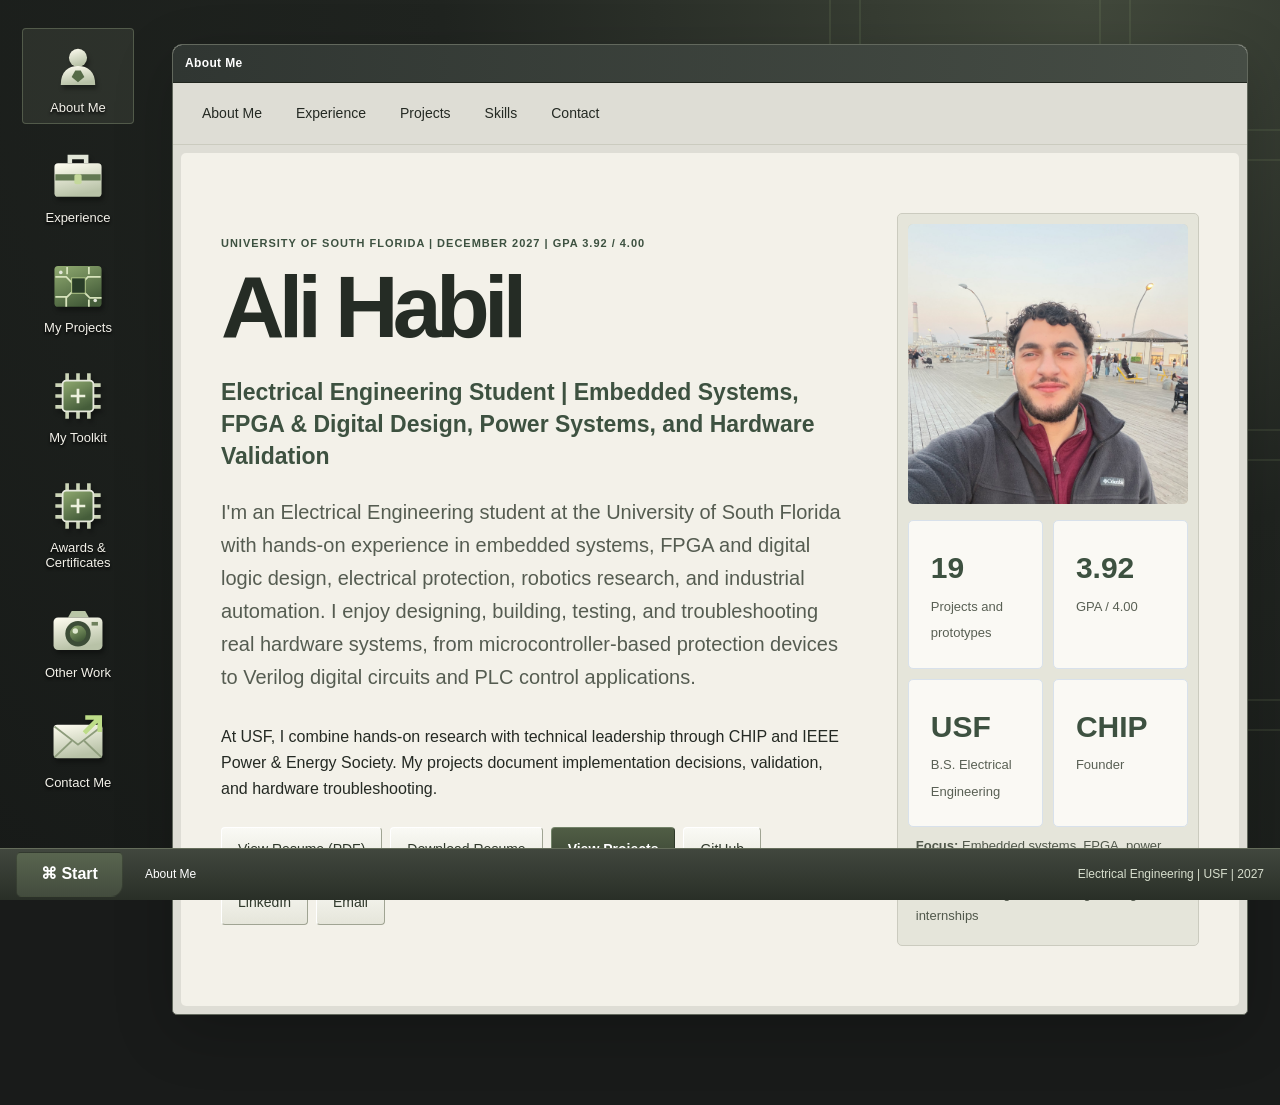
<file: index.html>
<!DOCTYPE html>
<html lang="en">
<head>
  <meta charset="UTF-8" />
  <meta name="viewport" content="width=device-width, initial-scale=1.0" />
  <title>Ali Habil | Electrical Engineering Portfolio</title>
  <meta name="description" content="Ali Habil: embedded systems, FPGA, power systems, controls, robotics, and hardware validation at USF." />
<meta property="og:title" content="Ali Habil | Electrical Engineering Portfolio" /><meta property="og:description" content="Embedded systems, FPGA, power systems, controls, and robotics." /><meta property="og:type" content="website" /><meta property="og:url" content="https://alihabil365.github.io/portfolio/" /><meta property="og:image" content="https://alihabil365.github.io/portfolio/assets/images/ali-habil-profile.jpeg" />
  <meta http-equiv="Content-Security-Policy" content="default-src 'self'; script-src 'self'; style-src 'self'; img-src 'self'; connect-src 'self'; object-src 'none'; base-uri 'none'; form-action 'none'" />
  <meta name="referrer" content="strict-origin-when-cross-origin" />
  <link rel="icon" href="assets/images/ali-calligraphy-mark.svg" type="image/svg+xml" />
  <link rel="stylesheet" href="styles.css?v=tank-update-1" />
  <link rel="stylesheet" href="modern.css?v=tank-update-1" />
  <link rel="stylesheet" href="desktop.css?v=about-resume-2" />
</head>
<body>
  <a class="skip-link" href="#projects">Skip to projects</a>
  <div class="desktop-bg">
    <main id="main-content">
      <section id="about" class="shell-window section-window">
        <div class="title-bar"><span>About Me</span></div>
      <nav class="menu-bar" aria-label="Main navigation">
        <a href="#about">About Me</a>
        <a href="#experience">Experience</a>
        <a href="#projects">Projects</a>
        <a href="#skills">Skills</a>
        <a href="#contact">Contact</a>
      </nav>
      <div class="hero content-panel">
        <div class="hero-copy">
          <p class="eyebrow">University of South Florida | December 2027 | GPA 3.92 / 4.00</p>
          <h1>Ali Habil</h1>
          <p class="hero-subtitle">Electrical Engineering Student | Embedded Systems, FPGA &amp; Digital Design, Power Systems, and Hardware Validation</p>
          <p class="lead">I'm an Electrical Engineering student at the University of South Florida with hands-on experience in embedded systems, FPGA and digital logic design, electrical protection, robotics research, and industrial automation. I enjoy designing, building, testing, and troubleshooting real hardware systems, from microcontroller-based protection devices to Verilog digital circuits and PLC control applications.</p>
          <p>At USF, I combine hands-on research with technical leadership through CHIP and IEEE Power &amp; Energy Society. My projects document implementation decisions, validation, and hardware troubleshooting.</p>
          <div class="hero-actions">
            <a class="xp-button" href="assets/docs/Habil_Ali_Resume.pdf" target="_blank" rel="noopener noreferrer">View Resume (PDF)</a>
            <a class="xp-button" href="assets/docs/Habil_Ali_Resume.pdf" download>Download Resume</a>
            <a class="xp-button primary" href="#projects">View Projects</a>
            <a class="xp-button" href="https://github.com/alihabil365" target="_blank" rel="noreferrer">GitHub</a>
            <a class="xp-button" href="https://www.linkedin.com/in/ali-iyad-8a12bb176/" target="_blank" rel="noreferrer">LinkedIn</a>
            <a class="xp-button" href="mailto:alihabil2005@gmail.com">Email</a>
          </div>
        </div>
        <div class="hero-card">
          <img class="profile-photo" src="./assets/images/ali-habil-profile.jpeg" alt="Ali Habil portrait" />
          <div class="stats-grid">
            <div class="stat-tile"><strong>18</strong><span>Projects and prototypes</span></div>
            <div class="stat-tile"><strong>3.92</strong><span>GPA / 4.00</span></div>
            <div class="stat-tile"><strong>USF</strong><span>B.S. Electrical Engineering</span></div>
            <div class="stat-tile"><strong>CHIP</strong><span>Founder</span></div>
          </div>

          <div class="quick-info">
            <div><b>Focus:</b> Embedded systems, FPGA, power systems, and hardware validation</div>
            <div><b>Status:</b> Seeking electrical engineering internships</div>
          </div>
        </div>
      </div>
      </section>

      <section id="experience" class="shell-window section-window">
        <div class="title-bar"><span>Experience</span></div>
        <div class="content-panel">
          <h2>Experience</h2>
          <div class="experience-grid"><article class="experience-card"><div class="experience-slider" data-slider="rare-lab" aria-label="RARE Lab photos">
                <div class="experience-slide-frame">
                  <img class="experience-slide rare-lab-logo-slide" src="assets/images/rare-lab-logo.png" alt="RARE Lab logo" />
                  <img class="experience-slide is-active" src="assets/images/rare-robot-front.jpg" alt="Blue 3D-printed RARE Lab robot torso and articulated arms, front view" loading="lazy" />
                  <img class="experience-slide" src="assets/images/rare-robot-detail.jpg" alt="RARE Lab robot prototype with articulated arms and visible servo joints" loading="lazy" />
                  <img class="experience-slide" src="assets/images/rare-lab-hardware.jpg" alt="RARE Lab robotic hardware prototype on a workbench" />
                </div>
                <div class="experience-slider-controls">
                  <button class="slider-button" type="button" data-slider-prev aria-label="Previous RARE Lab photo">&lt;</button>
                  <div class="slider-dots" aria-label="RARE Lab photo selection">
                    <button class="slider-dot" type="button" data-slider-dot="0" aria-label="Show RARE Lab logo"></button>
                    <button class="slider-dot" type="button" data-slider-dot="1" aria-label="Show robot front view"></button>
                  <button class="slider-dot" type="button" data-slider-dot="2" aria-label="Show robot detail view"></button>
                    <button class="slider-dot" type="button" data-slider-dot="3" aria-label="Show hardware workbench"></button>
                  </div>
                  <button class="slider-button" type="button" data-slider-next aria-label="Next RARE Lab photo">&gt;</button>
                </div>
              </div>
<h3>Undergraduate Research Assistant</h3><p class="role-meta">RARE Lab — University of South Florida</p><p class="experience-date">May 2026 – Present</p><ul><li>Integrate and test embedded hardware, sensors, actuators, and robotic prototypes.</li><li>Troubleshoot electrical and electromechanical systems using component-level testing, wiring inspection, and firmware debugging.</li><li>Document prototype configurations, troubleshooting results, and design iterations.</li><li>Support robotic hardware development through Fusion 360 modeling and 3D-printed prototype components.</li></ul></article><article class="experience-card"><h3>President &amp; Founder</h3><p class="role-meta">CHIP — Computer Hardware &amp; Integrated Processors, University of South Florida</p><p class="experience-date">August 2025 – Present</p><ul><li>Founded and lead a student engineering organization focused on computer hardware, digital logic, embedded systems, and processor fundamentals.</li><li>Develop hands-on technical workshops introducing students to electronic circuits, hardware prototyping, and digital design.</li><li>Coordinate student leadership, project planning, recruitment, and technical activities.</li></ul></article><article class="experience-card"><h3>Vice Chair</h3><p class="role-meta">IEEE Power &amp; Energy Society — University of South Florida</p><p class="experience-date">2026 – Present</p><ul><li>Support technical projects and engineering outreach focused on electrical power and energy systems.</li><li>Help develop an interactive smart-grid educational demonstration for K–8 students.</li><li>Incorporate generator switching, power distribution, and protection concepts into a hands-on science-fair experience currently in development.</li></ul></article><article class="experience-card"><h3>Frontend Developer Intern</h3><p class="role-meta">DataDripper</p><p class="experience-date">July 2024 – December 2024</p><ul><li>Developed interactive technical dashboards using JavaScript, Python, Plotly, and Chart.js.</li><li>Performed debugging, validation testing, and software reviews, contributing to a reported 40% reduction in software bugs.</li><li>Collaborated with multidisciplinary teams to implement and validate application improvements.</li></ul></article><article class="experience-card"><h3>Resident Assistant</h3><p class="role-meta">USF Housing &amp; Residential Education</p><p class="experience-date">August 2025 – Present</p><ul><li>Support a residential community of over 400 students.</li><li>Coordinate student engagement, conflict resolution, and university communication.</li></ul></article></div>
        </div>
      </section>

      <section id="projects" class="shell-window section-window">
        <div class="title-bar"><span>Projects</span></div>
        <div class="content-panel">
          <div class="section-heading-row">
            <div>
              <h2>Projects by Category</h2>
              <p class="muted">Select a project card to see its implementation, engineering decisions, and current status.</p>
            </div>
          </div>
          <label for="projectSearch">Search projects</label><input id="projectSearch" type="search" placeholder="Search projects or technologies" autocomplete="off">
          <div class="category-tabs" id="categoryTabs" role="group" aria-label="Filter projects by category"></div>
          <div id="projectSections" class="project-sections"></div>
        </div>
      </section>

      <section id="skills" class="shell-window section-window">
        <div class="title-bar"><span>Skills</span></div>
        <div class="content-panel">
          <h2>Skills</h2>
          <div class="skills-grid"><article class="folder-card"><h3>Digital Design / FPGA</h3><p>Verilog, SystemVerilog, Vivado, Artix-7 FPGA, Digital Logic, RTL Simulation, Verilator</p></article><article class="folder-card"><h3>Embedded Systems</h3><p>C/C++, ESP32, Arduino, Particle Argon, MSP430, I2C, UART, Sensor Integration, Relays, Microcontrollers</p></article><article class="folder-card"><h3>Circuit Design / Test</h3><p>KiCad, EasyEDA, LTspice, PSpice, Schematic Capture, PCB Layout, Multimeter, Oscilloscope, Logic Analyzer, Hardware Debugging, Soldering</p></article><article class="folder-card"><h3>Controls / Automation</h3><p>PLC Programming, HMI Development, MATLAB, Control Systems</p></article><article class="folder-card"><h3>Programming / Engineering Tools</h3><p>Python, Git/GitHub, Linux, Fusion 360, 3D Printing, JavaScript</p></article><article class="folder-card"><h3>Additional Software Tools</h3><p>TypeScript, HTML/CSS, Next.js, Flask, Node.js, Tailwind CSS, Firebase, Supabase, Stripe, Plotly, Chart.js</p></article></div>
        </div>
      </section>

      <section id="awards" class="shell-window section-window">
        <div class="title-bar"><span>Awards &amp; Certificates</span></div>
        <div class="content-panel">
          <h2>Awards &amp; Certificates</h2>
          <h3>Awards</h3>
          <div class="skills-grid">
            <article class="folder-card"><h4>HackaBull 2025 — Best Theme Implementation</h4><p>Recognized for Bartr, a barter-based marketplace web application.</p><a class="xp-button" href="#project=bartr-barter-based-web-app">Explore Bartr</a></article>
            <article class="folder-card"><h4>HackaBull 2026 — Tech for Good Award</h4><p>Recognized for SPECTER-AI, an embedded wearable cybersecurity alert system.</p><a class="xp-button" href="#project=specter-ai-wearable-cybersecurity-alert-system">Explore SPECTER-AI</a></article>
          </div>
          <h3 class="certificates-heading">Certificates</h3>
          <div class="skills-grid">
<article class="folder-card credential-card"><h4>UR2PhD Undergraduate Research Training Course Participant</h4><p>Computing Research Association<br>Issued Aug 2026</p><p class="credential-id">Credential ID: 06924758915623</p><a class="xp-button" href="https://verified.sertifier.com/en/verify/06924758915623/" target="_blank" rel="noreferrer" aria-label="Show credential: UR2PhD Undergraduate Research Training Course Participant">Show credential</a></article>
<article class="folder-card credential-card"><h4>Attract and Engage Customers with Digital Marketing</h4><p>Google<br>Issued Aug 2023</p><p class="credential-id">Credential ID: PGDA2LV63JWG</p><a class="xp-button" href="https://www.coursera.org/account/accomplishments/records/PGDA2LV63JWG" target="_blank" rel="noreferrer" aria-label="Show credential: Attract and Engage Customers with Digital Marketing">Show credential</a></article>
<article class="folder-card credential-card"><h4>Foundations of Digital Marketing and E-commerce</h4><p>Google<br>Issued Aug 2023</p><p class="credential-id">Credential ID: GPVNSFNETQVH</p></article>
          </div>
        </div>
      </section>
<section id="beyond-work" class="shell-window section-window">
        <div class="title-bar"><span>Other Work</span></div>
        <div class="content-panel">
          <h2>Other Work</h2>
          <div class="skills-grid">
            <article class="folder-card">
              <h3>Community / Marketing Notes</h3>
              <p>I also have Google digital marketing certifications and some experience helping with small business web work.</p>
              <a class="xp-button" href="https://jbs-wood-llc.com" target="_blank" rel="noreferrer">JBS Wood LLC</a>
              <a class="xp-button" href="https://www.linkedin.com/in/ali-iyad-8a12bb176/" target="_blank" rel="noreferrer">LinkedIn Credentials</a>
            </article>
            <article class="folder-card">
              <h3>Photography</h3>
              <p>Personal photography gallery and visual work.</p>
              <a class="xp-button" href="https://vsco.co/alihabil/gallery" target="_blank" rel="noreferrer">VSCO Gallery</a>
            </article>
          </div>
        </div>
      </section>

      <section id="contact" class="shell-window section-window">
        <div class="title-bar"><span>Contact</span></div>
        <div class="content-panel contact-panel">
          <div>
            <h2>Contact</h2>
            <p>I'm open to embedded systems, FPGA / digital design, power systems, controls, robotics, and hardware validation internships.</p>
          </div>
          <div class="contact-links">
            <a class="xp-button" href="mailto:alihabil2005@gmail.com">alihabil2005@gmail.com</a>
            <a class="xp-button" href="https://github.com/alihabil365" target="_blank" rel="noreferrer">github.com/alihabil365</a>
            <a class="xp-button" href="https://www.linkedin.com/in/ali-iyad-8a12bb176/" target="_blank" rel="noreferrer">LinkedIn</a>
          </div>
        </div>
      </section>
    </main>

    <footer class="taskbar">
      <a href="#top" class="start-button">Start</a>
      <span class="task-pill">Ali Habil Portfolio</span>
      <span class="task-clock">Electrical Engineering | USF | 2027</span>
    </footer>
  </div>

  <div class="modal-backdrop" id="modalBackdrop" aria-hidden="true">
    <div class="shell-window modal-window" role="dialog" aria-modal="true" aria-labelledby="modalTitle">
      <div class="title-bar">
        <span id="modalWindowTitle">Project Details</span>
        <button class="close-button" id="modalClose" aria-label="Close project details">x</button>
      </div>
      <div class="modal-body content-panel">
        <div class="modal-image" id="modalImage" hidden></div>
        <div>
          <p class="eyebrow" id="modalCategory"></p>
          <h2 id="modalTitle"></h2>
          <p class="role-meta" id="modalSubtitle"></p>
          <p id="modalOverview"></p>
          <div id="modalDetailContent"></div>
          <h3>Tech Stack</h3>
          <div class="tag-row" id="modalTech"></div>
          <h3 id="modalLinksHeading">Links</h3>
          <div class="modal-links" id="modalLinks"></div>
        </div>
      </div>
    </div>
  </div>

  <script src="script.js?v=tank-update-1"></script>
  <script src="desktop.js?v=about-resume-2"></script>
</body>
</html>
</file>
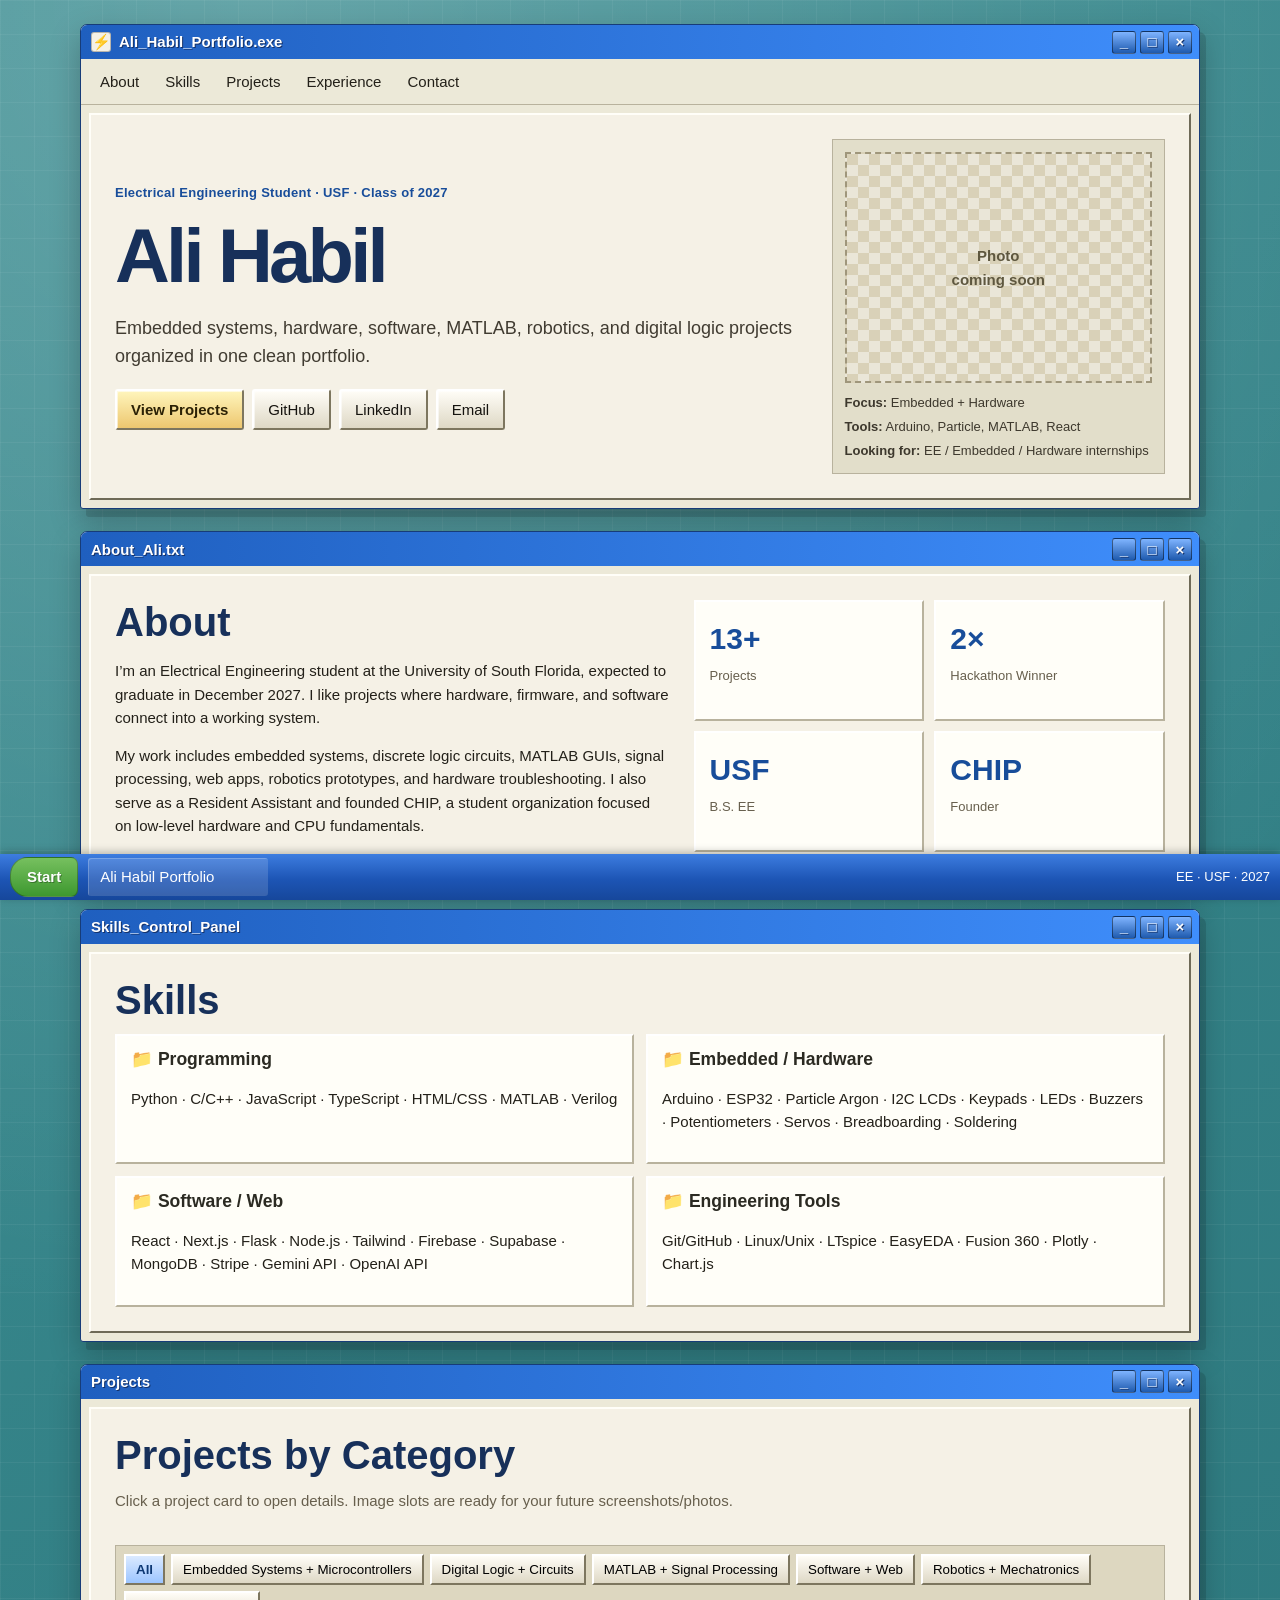
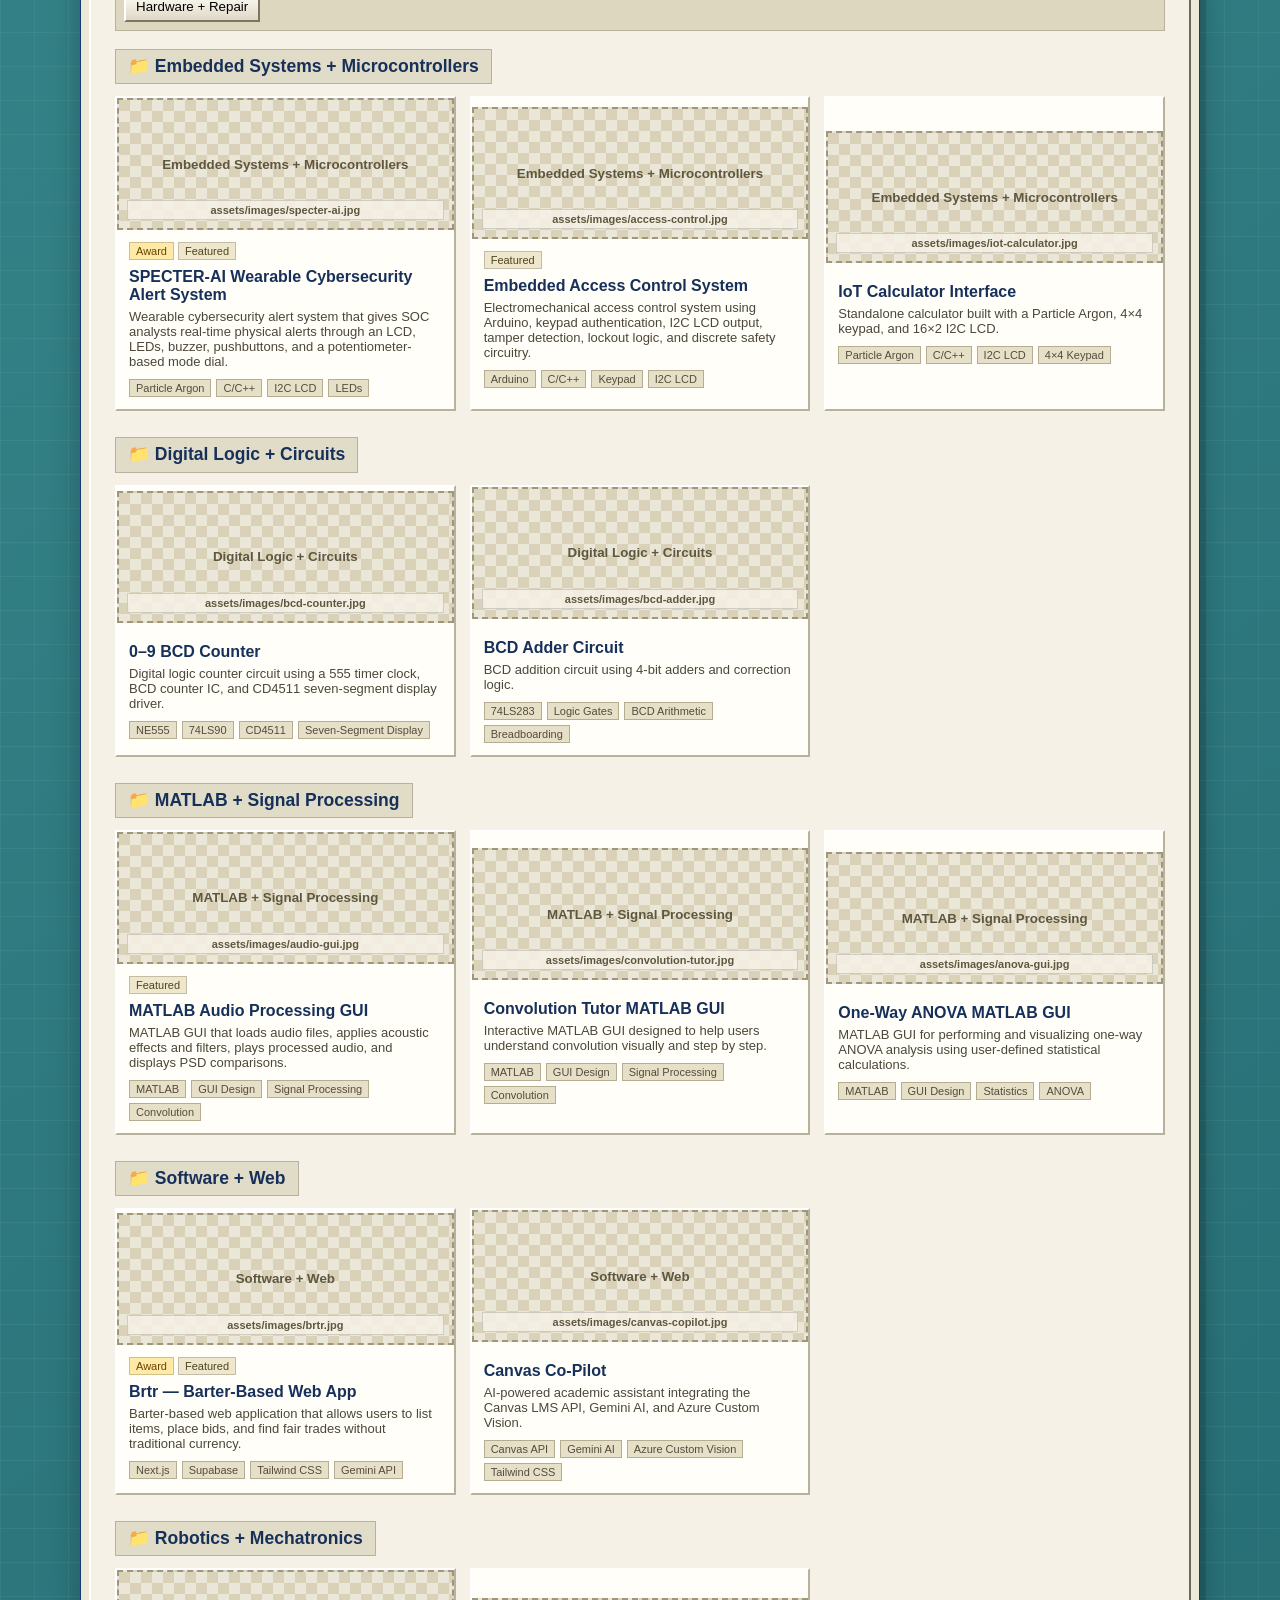
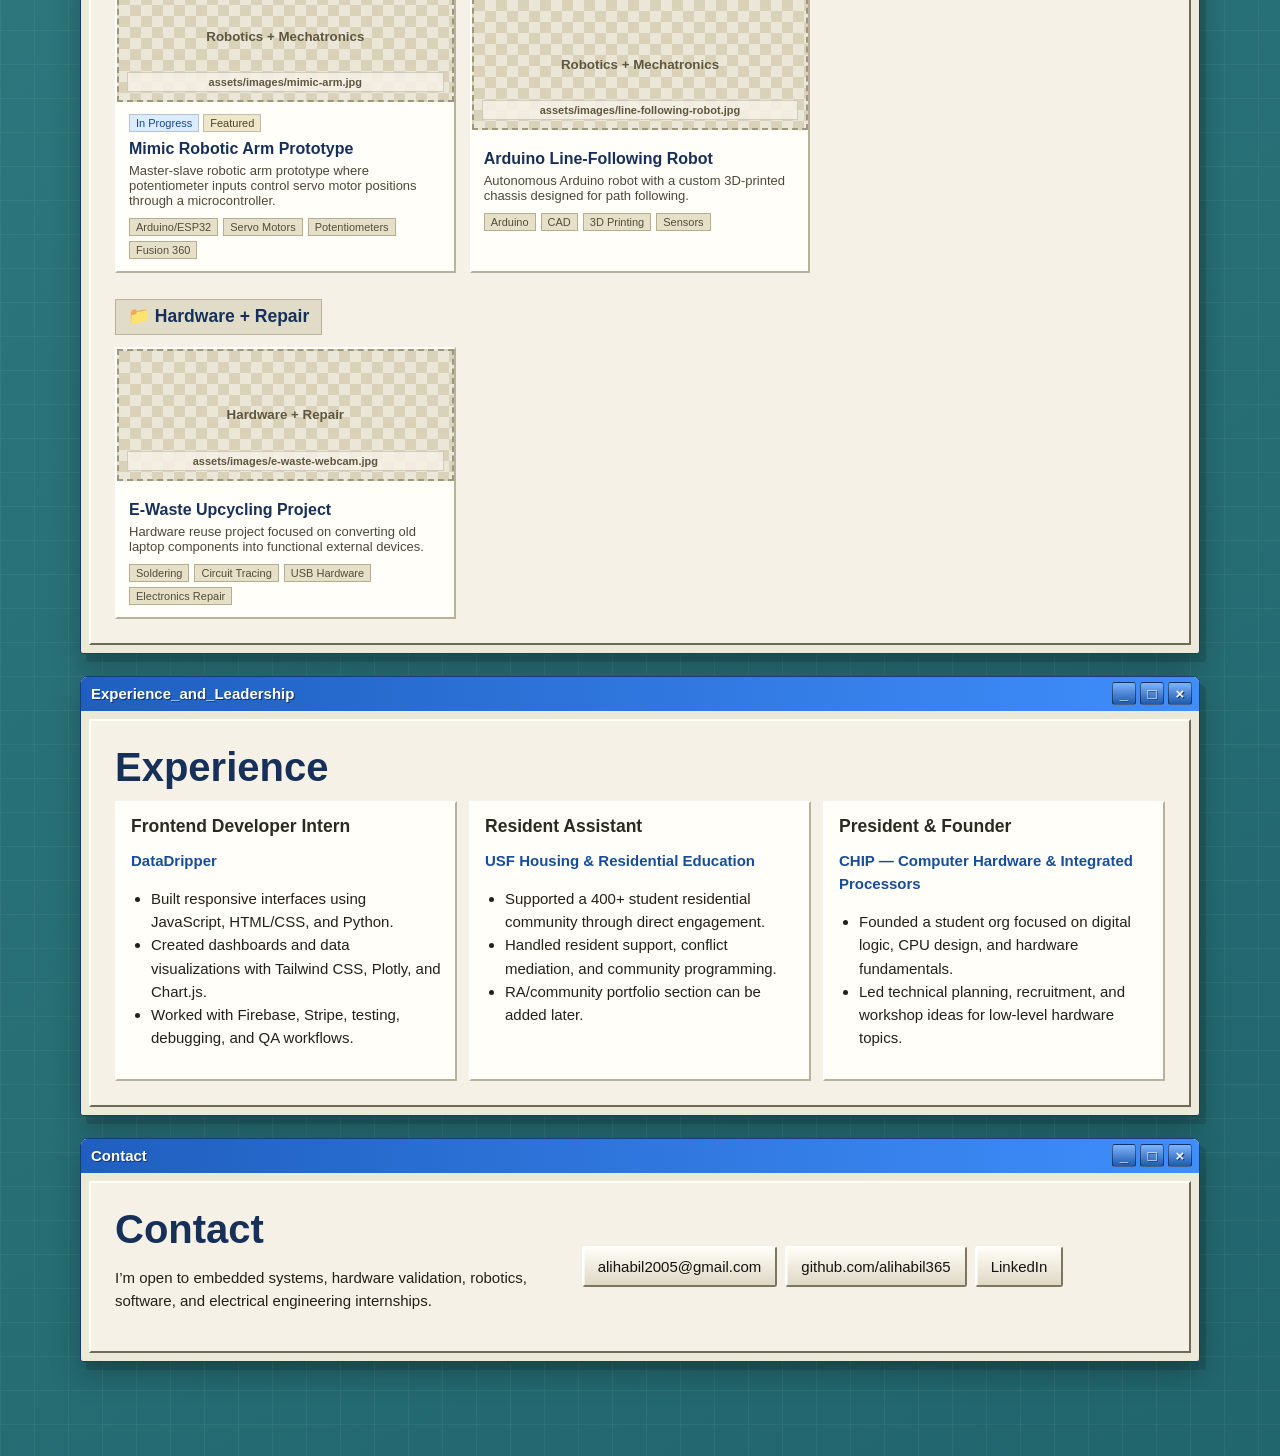
<file: ali-habil-xp-portfolio/index.html>
<!DOCTYPE html>
<html lang="en">
<head>
  <meta charset="UTF-8" />
  <meta name="viewport" content="width=device-width, initial-scale=1.0" />
  <title>Ali Habil — Electrical Engineering Portfolio</title>
  <meta name="description" content="Ali Habil electrical engineering portfolio: embedded systems, hardware, digital logic, MATLAB, software, robotics, and leadership." />
  <link rel="stylesheet" href="styles.css" />
</head>
<body>
  <div class="desktop-bg">
    <header class="top-window shell-window">
      <div class="title-bar">
        <div class="title-left">
          <span class="window-icon">⚡</span>
          <span>Ali_Habil_Portfolio.exe</span>
        </div>
        <div class="window-controls" aria-hidden="true">
          <span>_</span><span>□</span><span>×</span>
        </div>
      </div>
      <nav class="menu-bar" aria-label="Main navigation">
        <a href="#about">About</a>
        <a href="#skills">Skills</a>
        <a href="#projects">Projects</a>
        <a href="#experience">Experience</a>
        <a href="#contact">Contact</a>
      </nav>
      <section class="hero content-panel" id="top">
        <div class="hero-copy">
          <p class="eyebrow">Electrical Engineering Student · USF · Class of 2027</p>
          <h1>Ali Habil</h1>
          <p class="lead">Embedded systems, hardware, software, MATLAB, robotics, and digital logic projects organized in one clean portfolio.</p>
          <div class="hero-actions">
            <a class="xp-button primary" href="#projects">View Projects</a>
            <a class="xp-button" href="https://github.com/alihabil365" target="_blank" rel="noreferrer">GitHub</a>
            <a class="xp-button" href="https://linkedin.com/in/ali-habil-8a12bb176" target="_blank" rel="noreferrer">LinkedIn</a>
            <a class="xp-button" href="mailto:alihabil2005@gmail.com">Email</a>
          </div>
        </div>
        <div class="hero-card">
          <div class="profile-placeholder image-placeholder" data-label="profile-photo.jpg">
            <span>Photo<br />coming soon</span>
          </div>
          <div class="quick-info">
            <div><b>Focus:</b> Embedded + Hardware</div>
            <div><b>Tools:</b> Arduino, Particle, MATLAB, React</div>
            <div><b>Looking for:</b> EE / Embedded / Hardware internships</div>
          </div>
        </div>
      </section>
    </header>

    <main>
      <section id="about" class="shell-window section-window">
        <div class="title-bar"><span>About_Ali.txt</span><div class="window-controls"><span>_</span><span>□</span><span>×</span></div></div>
        <div class="content-panel two-col">
          <div>
            <h2>About</h2>
            <p>I’m an Electrical Engineering student at the University of South Florida, expected to graduate in December 2027. I like projects where hardware, firmware, and software connect into a working system.</p>
            <p>My work includes embedded systems, discrete logic circuits, MATLAB GUIs, signal processing, web apps, robotics prototypes, and hardware troubleshooting. I also serve as a Resident Assistant and founded CHIP, a student organization focused on low-level hardware and CPU fundamentals.</p>
          </div>
          <div class="stats-grid">
            <div class="stat-tile"><strong>13+</strong><span>Projects</span></div>
            <div class="stat-tile"><strong>2×</strong><span>Hackathon Winner</span></div>
            <div class="stat-tile"><strong>USF</strong><span>B.S. EE</span></div>
            <div class="stat-tile"><strong>CHIP</strong><span>Founder</span></div>
          </div>
        </div>
      </section>

      <section id="skills" class="shell-window section-window">
        <div class="title-bar"><span>Skills_Control_Panel</span><div class="window-controls"><span>_</span><span>□</span><span>×</span></div></div>
        <div class="content-panel">
          <h2>Skills</h2>
          <div class="skills-grid">
            <article class="folder-card"><h3>Programming</h3><p>Python · C/C++ · JavaScript · TypeScript · HTML/CSS · MATLAB · Verilog</p></article>
            <article class="folder-card"><h3>Embedded / Hardware</h3><p>Arduino · ESP32 · Particle Argon · I2C LCDs · Keypads · LEDs · Buzzers · Potentiometers · Servos · Breadboarding · Soldering</p></article>
            <article class="folder-card"><h3>Software / Web</h3><p>React · Next.js · Flask · Node.js · Tailwind · Firebase · Supabase · MongoDB · Stripe · Gemini API · OpenAI API</p></article>
            <article class="folder-card"><h3>Engineering Tools</h3><p>Git/GitHub · Linux/Unix · LTspice · EasyEDA · Fusion 360 · Plotly · Chart.js</p></article>
          </div>
        </div>
      </section>

      <section id="projects" class="shell-window section-window">
        <div class="title-bar"><span>Projects</span><div class="window-controls"><span>_</span><span>□</span><span>×</span></div></div>
        <div class="content-panel">
          <div class="section-heading-row">
            <div>
              <h2>Projects by Category</h2>
              <p class="muted">Click a project card to open details. Image slots are ready for your future screenshots/photos.</p>
            </div>
          </div>
          <div class="category-tabs" id="categoryTabs"></div>
          <div id="projectSections" class="project-sections"></div>
        </div>
      </section>

      <section id="experience" class="shell-window section-window">
        <div class="title-bar"><span>Experience_and_Leadership</span><div class="window-controls"><span>_</span><span>□</span><span>×</span></div></div>
        <div class="content-panel">
          <h2>Experience</h2>
          <div class="experience-grid">
            <article class="experience-card">
              <h3>Frontend Developer Intern</h3>
              <p class="role-meta">DataDripper</p>
              <ul>
                <li>Built responsive interfaces using JavaScript, HTML/CSS, and Python.</li>
                <li>Created dashboards and data visualizations with Tailwind CSS, Plotly, and Chart.js.</li>
                <li>Worked with Firebase, Stripe, testing, debugging, and QA workflows.</li>
              </ul>
            </article>
            <article class="experience-card">
              <h3>Resident Assistant</h3>
              <p class="role-meta">USF Housing & Residential Education</p>
              <ul>
                <li>Supported a 400+ student residential community through direct engagement.</li>
                <li>Handled resident support, conflict mediation, and community programming.</li>
                <li>RA/community portfolio section can be added later.</li>
              </ul>
            </article>
            <article class="experience-card">
              <h3>President & Founder</h3>
              <p class="role-meta">CHIP — Computer Hardware & Integrated Processors</p>
              <ul>
                <li>Founded a student org focused on digital logic, CPU design, and hardware fundamentals.</li>
                <li>Led technical planning, recruitment, and workshop ideas for low-level hardware topics.</li>
              </ul>
            </article>
          </div>
        </div>
      </section>

      <section id="contact" class="shell-window section-window">
        <div class="title-bar"><span>Contact</span><div class="window-controls"><span>_</span><span>□</span><span>×</span></div></div>
        <div class="content-panel contact-panel">
          <div>
            <h2>Contact</h2>
            <p>I’m open to embedded systems, hardware validation, robotics, software, and electrical engineering internships.</p>
          </div>
          <div class="contact-links">
            <a class="xp-button" href="mailto:alihabil2005@gmail.com">alihabil2005@gmail.com</a>
            <a class="xp-button" href="https://github.com/alihabil365" target="_blank" rel="noreferrer">github.com/alihabil365</a>
            <a class="xp-button" href="https://linkedin.com/in/ali-habil-8a12bb176" target="_blank" rel="noreferrer">LinkedIn</a>
          </div>
        </div>
      </section>
    </main>

    <footer class="taskbar">
      <a href="#top" class="start-button">Start</a>
      <span class="task-pill">Ali Habil Portfolio</span>
      <span class="task-clock">EE · USF · 2027</span>
    </footer>
  </div>

  <div class="modal-backdrop" id="modalBackdrop" aria-hidden="true">
    <div class="shell-window modal-window" role="dialog" aria-modal="true" aria-labelledby="modalTitle">
      <div class="title-bar">
        <span id="modalWindowTitle">Project_Details</span>
        <button class="close-button" id="modalClose" aria-label="Close project details">×</button>
      </div>
      <div class="modal-body content-panel">
        <div class="modal-image image-placeholder" id="modalImage"><span>Image placeholder</span></div>
        <div>
          <p class="eyebrow" id="modalCategory"></p>
          <h2 id="modalTitle"></h2>
          <p class="role-meta" id="modalSubtitle"></p>
          <p id="modalOverview"></p>
          <h3>Details</h3>
          <ul id="modalDetails"></ul>
          <h3>Tech Stack</h3>
          <div class="tag-row" id="modalTech"></div>
          <h3>Links</h3>
          <div class="modal-links" id="modalLinks"></div>
        </div>
      </div>
    </div>
  </div>

  <script src="script.js"></script>
</body>
</html>
</file>
<file: styles.css>
:root {
  --desktop: #3b8d91;
  --desktop-dark: #21656d;
  --cream: #f5f1e6;
  --cream-2: #fffaf0;
  --panel: #ece9d8;
  --panel-light: #fffef8;
  --border-dark: #6e6a57;
  --border-mid: #b8b29d;
  --title-1: #1f5fbf;
  --title-2: #3f8efc;
  --start-1: #3d982f;
  --start-2: #76c05f;
  --text: #232019;
  --muted: #675f4d;
  --blue: #184d9a;
  --gold: #c99322;
  --red: #b74435;
  --shadow: rgba(0, 0, 0, 0.25);
  --radius: 7px;
  --font: Tahoma, Verdana, Segoe UI, sans-serif;
}

* { box-sizing: border-box; }
html { scroll-behavior: smooth; }
body {
  margin: 0;
  font-family: var(--font);
  color: var(--text);
  background: var(--desktop-dark);
  min-height: 100vh;
  font-size: 15px;
  line-height: 1.55;
}
a { color: var(--blue); }
.desktop-bg {
  min-height: 100vh;
  padding: 24px 18px 72px;
  overflow: hidden;
  position: relative;
  isolation: isolate;
}
.desktop-bg::before {
  content: "";
  position: fixed;
  inset: -12px;
  background: url("./assets/images/bliss-background.jpg") center / cover no-repeat;
  filter: blur(4px);
  transform: scale(1.03);
  pointer-events: none;
  z-index: 0;
}
.desktop-bg::after {
  content: "";
  position: fixed;
  inset: 0;
  background:
    linear-gradient(rgba(255,255,255,.08) 1px, transparent 1px),
    linear-gradient(90deg, rgba(255,255,255,.08) 1px, transparent 1px),
    rgba(15, 43, 79, .12);
  background-size: 34px 34px, 34px 34px, auto;
  pointer-events: none;
  z-index: 0;
}
.desktop-bg > * {
  position: relative;
  z-index: 1;
}
.shell-window {
  max-width: 1120px;
  margin: 0 auto 22px;
  border: 1px solid #173c78;
  border-radius: var(--radius) var(--radius) 3px 3px;
  background: var(--panel);
  box-shadow: 6px 8px 0 rgba(0,0,0,.13), 0 12px 30px var(--shadow);
  overflow: hidden;
}
.shell-window.is-minimized {
  margin-bottom: 12px;
}
.shell-window.is-minimized > :not(.title-bar) {
  display: none;
}
.shell-window.is-minimized .title-bar {
  cursor: pointer;
}
.title-bar {
  min-height: 34px;
  background: linear-gradient(90deg, var(--title-1), var(--title-2));
  color: white;
  padding: 5px 7px 5px 10px;
  display: flex;
  align-items: center;
  justify-content: space-between;
  font-weight: 700;
  text-shadow: 1px 1px #153269;
}
.title-left { display: flex; align-items: center; gap: 8px; }
.window-icon {
  display: inline-flex;
  width: 20px;
  height: 20px;
  align-items: center;
  justify-content: center;
  background: var(--cream);
  color: var(--blue);
  border: 1px solid rgba(0,0,0,.25);
  border-radius: 3px;
  text-shadow: none;
}
.window-controls { display: flex; gap: 4px; }
.window-controls span,
.close-button {
  min-width: 24px;
  height: 23px;
  display: inline-flex;
  align-items: center;
  justify-content: center;
  border: 1px solid rgba(0,0,0,.45);
  border-radius: 3px;
  color: white;
  background: linear-gradient(#7fb4ff, #1e5aae);
  font-weight: 700;
  font-family: var(--font);
}
.window-controls span {
  cursor: pointer;
  user-select: none;
}
.window-controls span:hover,
.window-controls span:focus {
  filter: brightness(1.12);
  outline: 1px dotted rgba(255,255,255,.75);
  outline-offset: -3px;
}
.window-controls span:active {
  transform: translateY(1px);
}
.close-button {
  background: linear-gradient(#ee9b83, #c74733);
  cursor: pointer;
  font-size: 16px;
}
.menu-bar {
  display: flex;
  flex-wrap: wrap;
  gap: 4px;
  padding: 6px 8px;
  background: var(--panel);
  border-bottom: 1px solid var(--border-mid);
}
.menu-bar a {
  text-decoration: none;
  color: var(--text);
  padding: 4px 10px;
  border: 1px solid transparent;
}
.menu-bar a:hover {
  border-color: var(--border-mid);
  background: var(--cream-2);
}
.content-panel {
  margin: 8px;
  padding: 24px;
  background: var(--cream);
  border: 2px solid;
  border-color: var(--panel-light) var(--border-dark) var(--border-dark) var(--panel-light);
}
.hero {
  display: grid;
  grid-template-columns: 1.35fr .65fr;
  gap: 24px;
  align-items: center;
}
.eyebrow {
  margin: 0 0 10px;
  color: var(--blue);
  font-weight: 700;
  letter-spacing: .02em;
  font-size: 13px;
}
h1, h2, h3 { line-height: 1.1; margin-top: 0; }
h1 {
  font-size: clamp(40px, 7vw, 76px);
  margin-bottom: 12px;
  letter-spacing: 0;
  color: #17305a;
}
h2 { font-size: clamp(26px, 3.5vw, 40px); color: #17305a; margin-bottom: 12px; }
h3 { color: #2b2a22; }
.lead { font-size: 18px; max-width: 720px; color: #403b31; }
.hero-actions, .contact-links, .modal-links { display: flex; flex-wrap: wrap; gap: 8px; }
.xp-button {
  display: inline-flex;
  align-items: center;
  justify-content: center;
  min-height: 34px;
  padding: 7px 14px;
  border: 2px solid;
  border-color: #fff #7d765f #7d765f #fff;
  border-radius: 3px;
  background: linear-gradient(#fffdf7, #ded8c5);
  color: #15130f;
  text-decoration: none;
  box-shadow: inset 1px 1px rgba(255,255,255,.6);
  cursor: pointer;
}
.xp-button:hover { filter: brightness(1.03); }
.xp-button:active { border-color: #7d765f #fff #fff #7d765f; }
.xp-button[aria-disabled="true"] {
  color: #706a59;
  cursor: not-allowed;
  opacity: .68;
  pointer-events: none;
}
.xp-button.primary {
  background: linear-gradient(#fff5bc, #edc76f);
  color: #2b2105;
  font-weight: 700;
}
.hero-card {
  background: #e2deca;
  border: 1px solid var(--border-mid);
  padding: 12px;
}
.profile-photo {
  display: block;
  width: 100%;
  aspect-ratio: 4 / 3;
  margin-bottom: 10px;
  border: 2px solid;
  border-color: #fff var(--border-mid) var(--border-mid) #fff;
  object-fit: cover;
  object-position: center 42%;
  background: #d9d1b8;
}
.quick-info { font-size: 13px; color: #3d382d; display: grid; gap: 4px; }
.two-col { display: grid; grid-template-columns: 1fr .85fr; gap: 24px; }
.stats-grid { display: grid; grid-template-columns: repeat(2, 1fr); gap: 10px; }
.stat-tile, .folder-card, .experience-card {
  background: var(--panel-light);
  border: 2px solid;
  border-color: #fff var(--border-mid) var(--border-mid) #fff;
  padding: 14px;
}
.experience-card {
  min-width: 0;
  overflow: hidden;
}
.stat-tile strong { display: block; font-size: 30px; color: var(--blue); }
.stat-tile span { color: var(--muted); font-size: 13px; }
.skills-grid { display: grid; grid-template-columns: repeat(2, 1fr); gap: 12px; }
.folder-card h3::before { content: ""; }
.muted { color: var(--muted); margin-top: 0; }
.section-heading-row { display: flex; justify-content: space-between; gap: 16px; align-items: end; }
.category-tabs {
  display: flex;
  flex-wrap: wrap;
  gap: 6px;
  margin: 18px 0;
  padding: 8px;
  background: #ddd7c0;
  border: 1px solid var(--border-mid);
}
.tab-button {
  border: 2px solid;
  border-color: #fff #7d765f #7d765f #fff;
  background: linear-gradient(#fffdf7, #ded8c5);
  padding: 6px 10px;
  cursor: pointer;
  font-family: var(--font);
}
.tab-button.active { background: linear-gradient(#dbeaff, #9cc5ff); font-weight: 700; color: #0d3873; }
.tab-button:focus-visible,
.xp-button:focus-visible,
.project-card:focus-visible,
.close-button:focus-visible {
  outline: 2px solid #17305a;
  outline-offset: 2px;
}
.project-sections { display: grid; gap: 26px; }
.project-category h3 {
  display: inline-flex;
  padding: 7px 12px;
  margin-bottom: 12px;
  background: #e1dcc8;
  border: 1px solid var(--border-mid);
  color: #17305a;
}
.project-grid { display: grid; grid-template-columns: repeat(3, 1fr); gap: 14px; }
.project-card {
  background: var(--panel-light);
  border: 2px solid;
  border-color: #fff var(--border-mid) var(--border-mid) #fff;
  cursor: pointer;
  text-align: left;
  font-family: var(--font);
  color: var(--text);
  padding: 0;
  transition: transform .12s ease, box-shadow .12s ease;
  min-width: 0;
}
.project-card:hover { transform: translateY(-2px); box-shadow: 4px 5px 0 rgba(0,0,0,.12); }
.project-thumb { height: 132px; position: relative; }
.project-thumb.has-photo,
.modal-image.has-photo {
  border-style: solid;
  background: #111;
  overflow: hidden;
}
.project-thumb.has-photo img,
.modal-image.has-photo img {
  width: 100%;
  height: 100%;
  object-fit: cover;
  display: block;
}
.modal-image.has-gallery {
  display: grid;
  grid-template-rows: repeat(2, minmax(0, 1fr));
  gap: 8px;
  padding: 8px;
  background: #e7e0c8;
}


.modal-image.has-gallery img {
  min-height: 0;
  border: 1px solid var(--border-mid);
  background: #f7f5ee;
}
.modal-image.has-photo {
  align-self: start;
}
.modal-image.has-photo img {
  height: auto;
  object-fit: contain;
}
.modal-image.has-photo.has-gallery {
  grid-template-rows: none;
  grid-auto-rows: auto;
}
.project-thumb.has-photo img[src$="bartr-logo.png"],
.modal-image.has-photo img[src$="bartr-logo.png"] {
  object-fit: contain;
  padding: 22px;
  background: #f5f5f5;
}
.project-thumb::after {
  content: attr(data-image);
  position: absolute;
  bottom: 8px;
  left: 8px;
  right: 8px;
  padding: 3px 5px;
  background: rgba(245,241,230,.86);
  border: 1px solid rgba(0,0,0,.15);
  font-size: 11px;
  color: #5e573f;
}
.project-thumb.has-photo::after { display: none; }
.project-card-body { padding: 12px; }
.project-card h4 { margin: 0 0 5px; font-size: 16px; color: #17305a; }
.project-card p { margin: 0 0 10px; color: #4d4739; font-size: 13px; }
.badges { display: flex; flex-wrap: wrap; gap: 4px; margin-bottom: 8px; }
.badge {
  display: inline-flex;
  padding: 2px 6px;
  font-size: 11px;
  border: 1px solid rgba(0,0,0,.18);
  background: #eee7cc;
  color: #4f4420;
}
.badge.award { background: #ffe9a7; color: #6a4500; }
.badge.progress { background: #dcecff; color: #174986; }
.tag-row { display: flex; flex-wrap: wrap; gap: 5px; }
.tag {
  background: #e7e0c8;
  border: 1px solid #b6ad91;
  padding: 2px 6px;
  font-size: 11px;
  color: #544c3b;
}
.experience-grid { display: grid; grid-template-columns: repeat(3, 1fr); gap: 12px; }
.experience-slider {
  display: block;
  width: 100%;
  max-width: 100%;
  margin-bottom: 12px;
  background: #f8f8f2;
  border: 1px solid var(--border-mid);
  padding: 8px;
  overflow: hidden;
}
.experience-slide-frame {
  position: relative;
  display: block;
  width: 100%;
  max-width: 100%;
  aspect-ratio: 4 / 3;
  overflow: hidden;
  background: white;
  border: 2px solid;
  border-color: #fff var(--border-mid) var(--border-mid) #fff;
}
.experience-slide {
  position: absolute;
  inset: 0;
  display: block;
  width: 100%;
  height: 100%;
  max-width: 100%;
  max-height: 100%;
  object-fit: cover;
  opacity: 0;
  visibility: hidden;
  pointer-events: none;
  transition: opacity .18s ease;
}
.experience-slide.is-active {
  opacity: 1;
  visibility: visible;
}
.experience-slide.rare-lab-logo-slide {
  object-fit: contain;
  padding: 24px;
  background: #fff;
}
.experience-slider-controls {
  display: grid;
  grid-template-columns: 32px 1fr 32px;
  align-items: center;
  gap: 8px;
  margin-top: 8px;
}
.slider-button,
.slider-dot {
  border: 2px solid;
  border-color: #fff #7d765f #7d765f #fff;
  background: linear-gradient(#fffdf7, #ded8c5);
  cursor: pointer;
  font-family: var(--font);
}
.slider-button {
  width: 32px;
  height: 28px;
  padding: 0;
  color: #15130f;
  font-weight: 700;
}
.slider-button:active,
.slider-dot:active {
  border-color: #7d765f #fff #fff #7d765f;
}
.slider-button:focus-visible,
.slider-dot:focus-visible {
  outline: 2px solid #17305a;
  outline-offset: 2px;
}
.slider-dots {
  display: flex;
  justify-content: center;
  gap: 6px;
}
.slider-dot {
  width: 14px;
  height: 14px;
  padding: 0;
  border-radius: 50%;
}
.slider-dot.is-active {
  background: linear-gradient(#dbeaff, #3f8efc);
}
.experience-logo {
  width: 100%;
  height: 96px;
  object-fit: contain;
  padding: 12px;
  margin-bottom: 12px;
  background: white;
  border: 1px solid var(--border-mid);
}
.role-meta { color: var(--blue); font-weight: 700; margin-top: -5px; }
ul { padding-left: 20px; }
.contact-panel { display: grid; grid-template-columns: 1fr 1.3fr; gap: 18px; align-items: center; }
.taskbar {
  position: fixed;
  left: 0; right: 0; bottom: 0;
  height: 46px;
  background: linear-gradient(#3d7de0, #1d55b5 55%, #16479b);
  display: flex;
  align-items: center;
  gap: 10px;
  padding: 5px 10px;
  z-index: 30;
  color: white;
  box-shadow: 0 -2px 8px rgba(0,0,0,.25);
}
.start-button {
  color: white;
  text-decoration: none;
  font-weight: 700;
  padding: 7px 16px;
  border-radius: 18px 7px 7px 18px;
  background: linear-gradient(var(--start-2), var(--start-1));
  border: 1px solid rgba(0,0,0,.25);
  text-shadow: 1px 1px rgba(0,0,0,.3);
}
.task-pill {
  min-width: 180px;
  padding: 7px 12px;
  border-radius: 3px;
  background: rgba(255,255,255,.14);
  box-shadow: inset 1px 1px rgba(255,255,255,.22);
}
.task-clock { margin-left: auto; font-size: 13px; }
.modal-backdrop {
  position: fixed;
  inset: 0;
  background: rgba(0,0,0,.48);
  z-index: 100;
  display: none;
  align-items: center;
  justify-content: center;
  padding: 18px;
}
.modal-backdrop.open { display: flex; }
.modal-window { width: min(900px, 100%); max-height: 92vh; overflow: hidden; margin: 0; }
.modal-body { max-height: calc(92vh - 52px); overflow: auto; display: grid; grid-template-columns: .75fr 1.25fr; gap: 20px; }
.modal-image { min-height: 260px; }
.modal-body h3 { margin: 18px 0 8px; }

@media (max-width: 920px) {
  .hero, .two-col, .contact-panel, .modal-body { grid-template-columns: 1fr; }
  .project-grid, .experience-grid, .skills-grid { grid-template-columns: repeat(2, 1fr); }
}
@media (max-width: 640px) {
  .desktop-bg { padding: 10px 8px 66px; }
  .content-panel { padding: 16px; margin: 6px; }
  .project-grid, .experience-grid, .skills-grid, .stats-grid { grid-template-columns: 1fr; }
  .task-pill { min-width: 0; flex: 1; }
  .task-clock { display: none; }
  h1 { font-size: 42px; }
}

/* Refined engineering presentation, retaining the blue window identity. */
:root { --font: "Segoe UI", system-ui, sans-serif; --cream: #f8fafc; --panel: #e8eef5; --panel-light: #fff; --text: #192a3d; --muted: #475569; --border-mid: #cbd5e1; --border-dark: #cbd5e1; --title-1: #173858; --title-2: #24577b; }
body { background: #e9eef4; font-size: 16px; line-height: 1.65; }
.desktop-bg::before { background: linear-gradient(145deg, #e4edf5, #f5f7fa); filter: none; transform: none; }
.desktop-bg::after { opacity: .18; }
.shell-window { border-color: #c5d1de; border-radius: 10px; box-shadow: 0 8px 28px #1738580d; margin-bottom: 28px; }
.title-bar { text-shadow: none; padding: 9px 16px; font-size: 13px; letter-spacing: .025em; }
.content-panel { border: 0; padding: clamp(20px, 3vw, 36px); border-radius: 5px; }
.menu-bar { padding: 8px 16px; }
.menu-bar a { border-radius: 5px; }
h1 { letter-spacing: -.045em; }
h2 { font-size: clamp(26px, 3vw, 34px); letter-spacing: -.025em; }
h3, h4 { line-height: 1.35; }
.hero-subtitle { font-size: clamp(18px, 2vw, 23px); color: #24577b; font-weight: 600; line-height: 1.4; }
.lead { color: #475569; font-size: 17px; }
.hero-card { background: #eef3f8; border-radius: 8px; }
.profile-photo { border: 0; border-radius: 5px; }
.quick-info { color: #34465a; }
.xp-button, .tab-button { border: 1px solid #b7c6d5; background: #fff; border-radius: 5px; box-shadow: none; min-height: 44px; color: #173858; font-size: 14px; }
.xp-button.primary { background: #173858; border-color: #173858; color: #fff; }
.tab-button.active { background: #173858; color: #fff; }
.category-tabs { background: transparent; border: 0; padding: 0; gap: 8px; margin: 24px 0; }
.project-grid { align-items: start; gap: 20px; }
.project-card { border: 1px solid #cbd5e1; border-radius: 8px; overflow: hidden; }
.project-card:hover { transform: translateY(-2px); box-shadow: 0 5px 18px #17385814; border-color: #537c9d; }
.project-card-body { padding: 20px; }
.project-card h4 { font-size: 18px; margin-bottom: 10px; }
.project-card p { color: #475569; font-size: 14px; line-height: 1.6; }
.project-thumb { height: auto; aspect-ratio: 16 / 10; }
.project-thumb.has-photo { background: #fff; }
.project-thumb.has-photo img { display: block; object-fit: contain; }
.badge, .tag { border: 1px solid #d8e1eb; border-radius: 4px; background: #eef3f8; color: #334b65; font-size: 12px; }
.project-category h3 { background: transparent; border: 0; padding: 0; font-size: 20px; }
.experience-grid { grid-template-columns: repeat(2, minmax(0, 1fr)); gap: 20px; }
.experience-card, .folder-card, .stat-tile { border: 1px solid #d8e1eb; border-radius: 7px; padding: 20px; }
.taskbar { background: #173858; box-shadow: none; }
.start-button { background: #24577b; border-radius: 5px; text-shadow: none; }
.task-pill { background: none; box-shadow: none; }
.modal-body.text-only { grid-template-columns: minmax(0, 1fr); }
.modal-image[hidden], [hidden] { display: none !important; }
.modal-image.has-photo { background: transparent; border: 0; min-height: 0; align-self: start; }
.modal-image.has-photo img { height: auto; object-fit: contain; border-radius: 5px; }
.modal-image.has-gallery { display: grid; gap: 12px; }
.modal-window .title-bar > span { min-width: 0; overflow-wrap: anywhere; padding-right: 12px; }
.modal-body > *, .hero > *, .contact-panel > * { min-width: 0; }
.contact-links a { overflow-wrap: anywhere; max-width: 100%; }
:focus-visible { outline: 3px solid #246799; outline-offset: 3px; }
.skip-link { position: fixed; left: 12px; top: -80px; z-index: 200; background: #fff; padding: 10px 18px; }
.skip-link:focus { top: 12px; }
section[id] { scroll-margin-top: 20px; }
@media (max-width: 920px) { .modal-body { grid-template-columns: 1fr; } }
@media (max-width: 640px) { .experience-grid { grid-template-columns: 1fr; } .content-panel { padding: 20px 16px; } .hero-subtitle { font-size: 18px; } .modal-backdrop { padding: 8px; } .task-pill { font-size: 12px; } }
@media (prefers-reduced-motion: reduce) { html { scroll-behavior: auto; } *, *::before, *::after { transition: none !important; animation: none !important; } }

.card-category { font-weight: 600; color: #24577b !important; font-size: 12px !important; }
.project-status { font-weight: 600; }
.experience-date { color: #475569; font-size: 14px; }
#beyond-work h2 { font-size: 26px; }
.modal-image.has-gallery { grid-template-rows: none; }

.card-category { font-weight: 600; color: #24577b !important; font-size: 12px !important; }
.project-status { font-weight: 600; }
.experience-date { color: #475569; font-size: 14px; }
#beyond-work h2 { font-size: 26px; }
.modal-image.has-gallery { grid-template-rows: none; }

.modal-image figure { margin: 0; min-width: 0; }
.modal-image figcaption { font-size: 12px; line-height: 1.5; color: #475569; margin: 8px 0 16px; }
.modal-image figure a { display: block; }

#projectSearch { display: block; width: min(100%, 520px); padding: 12px; margin: 8px 0 16px; border: 1px solid #b7c6d5; border-radius: 5px; font: inherit; }
</file>
<file: modern.css>
/* Modern XP: charcoal desktop, warm paper, restrained beveled chrome. */
:root {
  --desktop:#202220; --desktop-dark:#191b1a; --cream:#f3f1e9; --cream-2:#faf9f4;
  --panel:#deddd5; --panel-light:#faf9f4; --border-dark:#85877f; --border-mid:#cbcbbf;
  --title-1:#303632; --title-2:#464d45; --start-1:#434c3e; --start-2:#59654f;
  --text:#242923; --muted:#596054; --blue:#3d5140; --font:"Segoe UI",Tahoma,Verdana,sans-serif;
}
body { font-size:16px; }
.desktop-bg { padding:48px 24px 90px; }
.desktop-bg::before { inset:0; transform:none; filter:none; background:radial-gradient(ellipse at 85% 0%,#41483b 0%,#202420 42%,#171a18 100%); }
.desktop-bg::after { background:linear-gradient(rgba(255,255,255,.025) 1px,transparent 1px),linear-gradient(90deg,rgba(255,255,255,.025) 1px,transparent 1px); background-size:48px 48px; }
.shell-window { max-width:1200px; border-color:#62685d; border-radius:10px 10px 5px 5px; margin-bottom:32px; box-shadow:0 18px 60px #0003,inset 0 1px #ffffff65; }
.title-bar { min-height:38px; padding:7px 12px; font-size:12px; letter-spacing:.03em; text-shadow:none; border-bottom:1px solid #21261f; }
.window-controls { pointer-events:none; opacity:.65; }
.window-controls span { background:linear-gradient(#62695e,#41483f); border-color:#7a8272; cursor:default; min-width:22px; height:21px; }
.window-controls span:last-child { background:linear-gradient(#817a70,#625b53); }
.close-button { background:linear-gradient(#77786c,#454b40); min-height:32px; min-width:32px; }
.menu-bar { padding:10px 16px; gap:8px; }
.menu-bar a { border-radius:4px; font-size:14px; padding:8px 12px; }
.content-panel { padding:36px; border-width:1px; }
.hero { padding:52px 40px; gap:48px; }
.hero-copy { max-width:670px; }
h1 { color:#252c25; font-size:clamp(52px,7vw,88px); letter-spacing:-.065em; line-height:1.03; margin-bottom:22px; }
h2 { color:#293029; letter-spacing:-.035em; font-size:32px; margin-bottom:20px; }
h3,.project-card h4 { color:#2d342c; line-height:1.3; }
.lead { color:#555c51; line-height:1.65; font-size:20px; margin-bottom:30px; }
.eyebrow { text-transform:uppercase; letter-spacing:.09em; font-size:11px; }
.hero-card { background:#e5e5da; padding:10px; border-radius:5px; transform:rotate(1deg); }
.profile-photo { aspect-ratio:1 / 1; }
.quick-info { padding:8px; line-height:1.7; color:#51584b; }
.xp-button,.tab-button,.slider-button,.slider-dot { background:linear-gradient(#fafaf5,#e5e5da); border-width:1px; border-color:#fff #a0a493 #a0a493 #fff; border-radius:4px; color:#30392c; }
.xp-button { min-height:44px; padding:10px 16px; font-size:14px; }
.xp-button.primary,.tab-button.active { background:linear-gradient(#505d45,#384331); color:#fff; border-color:#738369 #2f3929 #2f3929 #738369; }
.stat-tile,.folder-card,.experience-card { border-width:1px; border-radius:5px; padding:22px; }
.experience-grid { grid-template-columns:repeat(2,minmax(0,1fr)); gap:20px; }
.experience-card:first-child { grid-row:span 2; }
.experience-card li { margin-bottom:10px; }
.experience-slide-frame { aspect-ratio:4 / 5; background:#e8e9df; }
.experience-slide { object-fit:contain; }
.experience-slider { padding:0; border-radius:4px; }
.experience-slider-controls { padding:12px; margin:0; grid-template-columns:44px 1fr 44px; }
.slider-button { width:44px; height:44px; }
.slider-dot { width:20px; height:20px; }
.slider-dot.is-active { background:#4b5a42; }
.role-emblem { display:inline-flex; padding:9px 12px; margin-bottom:20px; background:#e2e6d9; color:#4b5a42; font-family:Tahoma,sans-serif; font-weight:700; border:1px solid #bac3ae; }
.experience-logo.pes-logo { display:block; width:160px; height:160px; max-width:100%; padding:8px; margin:0 0 20px; border-radius:50%; }
.category-tabs { padding:10px; background:#e2e3d9; border-radius:5px; }
.tab-button { min-height:44px; padding:9px 14px; }
.project-card { border-width:1px; border-radius:5px; overflow:hidden; display:flex; flex-direction:column; }
.project-card-body { padding:20px; }
.project-card h4 { font-size:18px; margin:10px 0; }
.project-card p { font-size:14px; color:#596052; line-height:1.65; }
.project-thumb { height:180px; width:100%; }
.project-thumb.has-photo,.modal-image.has-photo { padding:0; background:#e5e7dd; }
.project-thumb::after { display:none; }
.image-placeholder { border:0; background:linear-gradient(135deg,#dce1d3,#efeee5); color:#56644b; font-family:Tahoma,sans-serif; font-size:13px; padding:20px; }
.project-category h3 { background:none; border:0; padding:0; color:#4a5542; font-size:19px; }
.badge,.tag { border-radius:3px; background:#e7e9df; border-color:#c9cfbe; color:#4b5840; }
.badge.award { background:#eee6ca; color:#695824; }
.badge.progress { background:#dde5d6; color:#405137; }
.project-search { display:grid; gap:8px; font-size:13px; font-weight:600; margin:24px 0 12px; }
.project-search input { width:100%; background:#fcfbf6; border:1px solid #b9bfaf; border-radius:5px; padding:13px 16px; font:inherit; font-size:16px; color:#252c25; }
.taskbar { background:linear-gradient(#41473e,#292f27); height:52px; padding:6px 16px; border-top:1px solid #656d5b; }
.start-button { border-radius:5px 5px 12px 5px; padding:8px 24px; }
.task-pill { font-size:12px; }
.task-clock { color:#d7decd; font-size:12px; }
.contact-links { overflow-wrap:anywhere; }
.contact-links .xp-button { max-width:100%; }
.skip-link { position:fixed; top:-70px; left:20px; z-index:200; background:#f3f1e9; color:#242923; padding:12px; }
.skip-link:focus { top:12px; }
:focus-visible { outline:3px solid #758a62; outline-offset:3px; }
section[id] { scroll-margin-top:24px; }
.empty-state,.noscript-note { padding:24px; background:#eee; color:#333; }
.modal-image.has-photo img { object-fit:contain; }
.modal-image.has-photo:has(.image-caption) { display:block; align-self:start; min-height:0; }
.modal-image.has-photo:has(.image-caption) img { height:auto; }
.image-caption { padding:12px; margin:0; font-size:13px; color:#4b5840; background:#e7e9df; }
.modal-image.has-gallery { background:#e4e6db; }
@media(max-width:920px) { .hero { gap:28px; } .hero-card { max-width:430px; transform:none; } .experience-card:first-child { grid-row:auto; } }
@media(max-width:640px) { .desktop-bg { padding:16px 10px 76px; } .content-panel { padding:22px 16px; } .hero { padding:30px 20px; } .experience-grid { grid-template-columns:1fr; } h1 { font-size:58px; } .lead { font-size:18px; } .menu-bar { gap:2px; padding:7px; } .menu-bar a { padding:8px; } .category-tabs { gap:8px; } .tab-button { flex:1 1 100%; text-align:left; } .modal-backdrop { padding:8px; } .modal-body { padding:18px; } .contact-links { flex-direction:column; } }
@media(prefers-reduced-motion:reduce) { html { scroll-behavior:auto; } *,*::before,*::after { transition:none!important; animation:none!important; } }


/* Keep the updated content aligned with the original charcoal / olive desktop. */
body { background: var(--desktop-dark); }
.hero-subtitle { color: #3d5140; }
.card-category { color: #4b5840 !important; }
.project-card:hover { border-color: #758369; box-shadow: 0 8px 22px #0002; }
.project-card p, .experience-date, .modal-image figcaption { color: #596052; }
.project-thumb { flex: none; aspect-ratio: auto; }
.modal-image.has-photo { background: transparent; }
.modal-body.text-only { grid-template-columns: minmax(0, 1fr); }
.modal-image figure { margin: 0; }
#projectSearch { background: #faf9f4; color: #293029; border-color: #b9bfaf; }
.start-button { background: linear-gradient(#59654f, #434c3e); }
.hero-card { border-color: #cbcbbf; }
@media (max-width: 920px) { .modal-body { grid-template-columns: minmax(0, 1fr); } }
</file>
<file: desktop.css>
[hidden] { display:none!important; }
.desktop-mode .desktop-bg { padding:44px 32px 90px 172px; min-height:100vh; }
.desktop-icons { position:fixed; top:28px; left:22px; width:112px; display:grid; gap:14px; z-index:5; }
.desktop-shortcut { display:flex; flex-direction:column; align-items:center; gap:5px; padding:8px 4px; border:1px solid transparent; border-radius:4px; color:#f3f1e9; text-decoration:none; text-align:center; font:13px Tahoma,sans-serif; text-shadow:0 2px 3px #000; }
.desktop-shortcut svg { width:58px; height:58px; filter:drop-shadow(2px 4px 2px #0005); }
.desktop-shortcut:hover,.desktop-shortcut[aria-current] { background:#e1ebcf15; border-color:#b9cba345; }
.desktop-shortcut:focus-visible { outline:2px solid #d8e6be; outline-offset:2px; background:#e1ebcf15; }
.desktop-mode main > .shell-window,.desktop-mode .top-window { max-width:1140px; margin:0 auto; }
.desktop-mode .desktop-bg::after { background-image:url("assets/images/pcb-watermark.svg"); background-position:right center; background-size:900px 900px; background-repeat:no-repeat; opacity:.3; }
.desktop-mode .top-window { margin-top:clamp(10px,7vh,80px); }
.desktop-mode .window-controls:has(.desktop-close) { pointer-events:auto; opacity:1; }
.desktop-close { width:30px; height:27px; border:1px solid #828879; border-radius:3px; background:linear-gradient(#777d70,#41483c); color:#fff; font-size:21px; line-height:1; cursor:pointer; }
.desktop-mode .title-bar { font-family:Tahoma,sans-serif; }
.desktop-mode .hero { padding-top:60px; padding-bottom:60px; }
.desktop-mode .taskbar { z-index:30; }
.desktop-mode .task-pill { max-width:50vw; white-space:nowrap; overflow:hidden; text-overflow:ellipsis; }
@media(max-width:700px) {
  .desktop-mode .desktop-bg { padding:18px 10px 76px; }
  .desktop-icons { position:relative; top:auto; left:auto; width:100%; grid-template-columns:repeat(3,minmax(0,1fr)); gap:6px; margin-bottom:22px; }
  .desktop-shortcut svg { width:44px; height:44px; }
  .desktop-shortcut { font-size:12px; padding:9px 3px; }
  .desktop-mode .top-window { margin-top:0; }
  .desktop-mode .hero { padding:30px 20px; }
}


.desktop-mode .top-window, .desktop-mode main, .desktop-mode main > .shell-window { min-width: 0; width: 100%; }
.desktop-mode .desktop-icons { max-height: calc(100vh - 90px); overflow-y: auto; }
@media(max-width:700px) { .desktop-mode .desktop-icons { max-height: none; overflow: visible; } }

/* Rounded desktop scrollbars, including project dialogs and app shortcuts. */
:root { --scroll-track: #202620; --scroll-thumb: #89977a; --scroll-hover: #b1c19d; }
* { scrollbar-width: auto; scrollbar-color: var(--scroll-thumb) var(--scroll-track); }
::-webkit-scrollbar { width: 12px; height: 12px; }
::-webkit-scrollbar-track { background: var(--scroll-track); border-radius: 12px; }
::-webkit-scrollbar-thumb { background: var(--scroll-thumb); border: 3px solid var(--scroll-track); border-radius: 12px; }
::-webkit-scrollbar-thumb:hover { background: var(--scroll-hover); }
::-webkit-scrollbar-thumb:active { background: #cad6bb; }
::-webkit-scrollbar-corner { background: var(--scroll-track); }
.modal-body { scrollbar-gutter: stable; }
@media (forced-colors: active) {
  * { scrollbar-color: auto; }
  ::-webkit-scrollbar-track, ::-webkit-scrollbar-corner { background: Canvas; }
  ::-webkit-scrollbar-thumb { background: ButtonText; border-color: Canvas; }
}

.certificates-heading { margin-top: 32px; }
.credential-card h4, #awards .folder-card h4 { margin: 0 0 12px; font-size: 18px; line-height: 1.4; }
.credential-id { font-size: 13px; overflow-wrap: anywhere; color: #596052; }

/* Keep the combined introduction comfortable on narrow screens. */
#about .hero-card { transform: none; }
#about .stats-grid { margin-top: 16px; }
#about .hero-actions { margin-top: 24px; }
@media (max-width: 700px) {
  .desktop-shortcut { min-height: 80px; }
  .desktop-close { width: 44px; height: 44px; }
  .desktop-mode .task-clock { display: none; }
  .desktop-mode .start-button { padding-inline: 16px; }
  .hero-actions .xp-button { flex: 1 1 140px; text-align: center; }
  .slider-dots { gap: 4px; }
  .slider-dot { width: 28px; height: 44px; }
}
</file>
<file: ali-habil-xp-portfolio/styles.css>
:root {
  --desktop: #3b8d91;
  --desktop-dark: #21656d;
  --cream: #f5f1e6;
  --cream-2: #fffaf0;
  --panel: #ece9d8;
  --panel-light: #fffef8;
  --border-dark: #6e6a57;
  --border-mid: #b8b29d;
  --title-1: #1f5fbf;
  --title-2: #3f8efc;
  --start-1: #3d982f;
  --start-2: #76c05f;
  --text: #232019;
  --muted: #675f4d;
  --blue: #184d9a;
  --gold: #c99322;
  --red: #b74435;
  --shadow: rgba(0, 0, 0, 0.25);
  --radius: 7px;
  --font: Tahoma, Verdana, Segoe UI, sans-serif;
}

* { box-sizing: border-box; }
html { scroll-behavior: smooth; }
body {
  margin: 0;
  font-family: var(--font);
  color: var(--text);
  background:
    radial-gradient(circle at 20% 0%, rgba(255,255,255,.22), transparent 28%),
    linear-gradient(145deg, var(--desktop), var(--desktop-dark));
  min-height: 100vh;
  font-size: 15px;
  line-height: 1.55;
}
a { color: var(--blue); }
.desktop-bg {
  min-height: 100vh;
  padding: 24px 18px 72px;
  background-image: linear-gradient(rgba(255,255,255,.05) 1px, transparent 1px), linear-gradient(90deg, rgba(255,255,255,.05) 1px, transparent 1px);
  background-size: 34px 34px;
}
.shell-window {
  max-width: 1120px;
  margin: 0 auto 22px;
  border: 1px solid #173c78;
  border-radius: var(--radius) var(--radius) 3px 3px;
  background: var(--panel);
  box-shadow: 6px 8px 0 rgba(0,0,0,.13), 0 12px 30px var(--shadow);
  overflow: hidden;
}
.title-bar {
  min-height: 34px;
  background: linear-gradient(90deg, var(--title-1), var(--title-2));
  color: white;
  padding: 5px 7px 5px 10px;
  display: flex;
  align-items: center;
  justify-content: space-between;
  font-weight: 700;
  text-shadow: 1px 1px #153269;
}
.title-left { display: flex; align-items: center; gap: 8px; }
.window-icon {
  display: inline-flex;
  width: 20px;
  height: 20px;
  align-items: center;
  justify-content: center;
  background: var(--cream);
  color: var(--blue);
  border: 1px solid rgba(0,0,0,.25);
  border-radius: 3px;
  text-shadow: none;
}
.window-controls { display: flex; gap: 4px; }
.window-controls span,
.close-button {
  min-width: 24px;
  height: 23px;
  display: inline-flex;
  align-items: center;
  justify-content: center;
  border: 1px solid rgba(0,0,0,.45);
  border-radius: 3px;
  color: white;
  background: linear-gradient(#7fb4ff, #1e5aae);
  font-weight: 700;
  font-family: var(--font);
}
.close-button {
  background: linear-gradient(#ee9b83, #c74733);
  cursor: pointer;
  font-size: 16px;
}
.menu-bar {
  display: flex;
  flex-wrap: wrap;
  gap: 4px;
  padding: 6px 8px;
  background: var(--panel);
  border-bottom: 1px solid var(--border-mid);
}
.menu-bar a {
  text-decoration: none;
  color: var(--text);
  padding: 4px 10px;
  border: 1px solid transparent;
}
.menu-bar a:hover {
  border-color: var(--border-mid);
  background: var(--cream-2);
}
.content-panel {
  margin: 8px;
  padding: 24px;
  background: var(--cream);
  border: 2px solid;
  border-color: var(--panel-light) var(--border-dark) var(--border-dark) var(--panel-light);
}
.hero {
  display: grid;
  grid-template-columns: 1.35fr .65fr;
  gap: 24px;
  align-items: center;
}
.eyebrow {
  margin: 0 0 10px;
  color: var(--blue);
  font-weight: 700;
  letter-spacing: .02em;
  font-size: 13px;
}
h1, h2, h3 { line-height: 1.1; margin-top: 0; }
h1 {
  font-size: clamp(40px, 7vw, 76px);
  margin-bottom: 12px;
  letter-spacing: -0.05em;
  color: #17305a;
}
h2 { font-size: clamp(26px, 3.5vw, 40px); color: #17305a; margin-bottom: 12px; }
h3 { color: #2b2a22; }
.lead { font-size: 18px; max-width: 720px; color: #403b31; }
.hero-actions, .contact-links, .modal-links { display: flex; flex-wrap: wrap; gap: 8px; }
.xp-button {
  display: inline-flex;
  align-items: center;
  justify-content: center;
  min-height: 34px;
  padding: 7px 14px;
  border: 2px solid;
  border-color: #fff #7d765f #7d765f #fff;
  border-radius: 3px;
  background: linear-gradient(#fffdf7, #ded8c5);
  color: #15130f;
  text-decoration: none;
  box-shadow: inset 1px 1px rgba(255,255,255,.6);
  cursor: pointer;
}
.xp-button:hover { filter: brightness(1.03); }
.xp-button:active { border-color: #7d765f #fff #fff #7d765f; }
.xp-button.primary {
  background: linear-gradient(#fff5bc, #edc76f);
  color: #2b2105;
  font-weight: 700;
}
.hero-card {
  background: #e2deca;
  border: 1px solid var(--border-mid);
  padding: 12px;
}
.image-placeholder {
  border: 2px dashed #9f967b;
  background:
    linear-gradient(45deg, rgba(255,255,255,.45) 25%, transparent 25%),
    linear-gradient(-45deg, rgba(255,255,255,.45) 25%, transparent 25%),
    linear-gradient(45deg, transparent 75%, rgba(255,255,255,.45) 75%),
    linear-gradient(-45deg, transparent 75%, rgba(255,255,255,.45) 75%),
    #d9d1b8;
  background-size: 22px 22px;
  background-position: 0 0, 0 11px, 11px -11px, -11px 0;
  color: #5e573f;
  display: flex;
  align-items: center;
  justify-content: center;
  text-align: center;
  font-weight: 700;
}
.profile-placeholder { aspect-ratio: 4 / 3; margin-bottom: 10px; }
.quick-info { font-size: 13px; color: #3d382d; display: grid; gap: 4px; }
.two-col { display: grid; grid-template-columns: 1fr .85fr; gap: 24px; }
.stats-grid { display: grid; grid-template-columns: repeat(2, 1fr); gap: 10px; }
.stat-tile, .folder-card, .experience-card {
  background: var(--panel-light);
  border: 2px solid;
  border-color: #fff var(--border-mid) var(--border-mid) #fff;
  padding: 14px;
}
.stat-tile strong { display: block; font-size: 30px; color: var(--blue); }
.stat-tile span { color: var(--muted); font-size: 13px; }
.skills-grid { display: grid; grid-template-columns: repeat(2, 1fr); gap: 12px; }
.folder-card h3::before { content: "📁 "; }
.muted { color: var(--muted); margin-top: 0; }
.section-heading-row { display: flex; justify-content: space-between; gap: 16px; align-items: end; }
.category-tabs {
  display: flex;
  flex-wrap: wrap;
  gap: 6px;
  margin: 18px 0;
  padding: 8px;
  background: #ddd7c0;
  border: 1px solid var(--border-mid);
}
.tab-button {
  border: 2px solid;
  border-color: #fff #7d765f #7d765f #fff;
  background: linear-gradient(#fffdf7, #ded8c5);
  padding: 6px 10px;
  cursor: pointer;
  font-family: var(--font);
}
.tab-button.active { background: linear-gradient(#dbeaff, #9cc5ff); font-weight: 700; color: #0d3873; }
.project-sections { display: grid; gap: 26px; }
.project-category h3 {
  display: inline-flex;
  padding: 7px 12px;
  margin-bottom: 12px;
  background: #e1dcc8;
  border: 1px solid var(--border-mid);
  color: #17305a;
}
.project-grid { display: grid; grid-template-columns: repeat(3, 1fr); gap: 14px; }
.project-card {
  background: var(--panel-light);
  border: 2px solid;
  border-color: #fff var(--border-mid) var(--border-mid) #fff;
  cursor: pointer;
  text-align: left;
  font-family: var(--font);
  color: var(--text);
  padding: 0;
  transition: transform .12s ease, box-shadow .12s ease;
}
.project-card:hover { transform: translateY(-2px); box-shadow: 4px 5px 0 rgba(0,0,0,.12); }
.project-thumb { height: 132px; position: relative; }
.project-thumb::after {
  content: attr(data-image);
  position: absolute;
  bottom: 8px;
  left: 8px;
  right: 8px;
  padding: 3px 5px;
  background: rgba(245,241,230,.86);
  border: 1px solid rgba(0,0,0,.15);
  font-size: 11px;
  color: #5e573f;
}
.project-card-body { padding: 12px; }
.project-card h4 { margin: 0 0 5px; font-size: 16px; color: #17305a; }
.project-card p { margin: 0 0 10px; color: #4d4739; font-size: 13px; }
.badges { display: flex; flex-wrap: wrap; gap: 4px; margin-bottom: 8px; }
.badge {
  display: inline-flex;
  padding: 2px 6px;
  font-size: 11px;
  border: 1px solid rgba(0,0,0,.18);
  background: #eee7cc;
  color: #4f4420;
}
.badge.award { background: #ffe9a7; color: #6a4500; }
.badge.progress { background: #dcecff; color: #174986; }
.tag-row { display: flex; flex-wrap: wrap; gap: 5px; }
.tag {
  background: #e7e0c8;
  border: 1px solid #b6ad91;
  padding: 2px 6px;
  font-size: 11px;
  color: #544c3b;
}
.experience-grid { display: grid; grid-template-columns: repeat(3, 1fr); gap: 12px; }
.role-meta { color: var(--blue); font-weight: 700; margin-top: -5px; }
ul { padding-left: 20px; }
.contact-panel { display: grid; grid-template-columns: 1fr 1.3fr; gap: 18px; align-items: center; }
.taskbar {
  position: fixed;
  left: 0; right: 0; bottom: 0;
  height: 46px;
  background: linear-gradient(#3d7de0, #1d55b5 55%, #16479b);
  display: flex;
  align-items: center;
  gap: 10px;
  padding: 5px 10px;
  z-index: 30;
  color: white;
  box-shadow: 0 -2px 8px rgba(0,0,0,.25);
}
.start-button {
  color: white;
  text-decoration: none;
  font-weight: 700;
  padding: 7px 16px;
  border-radius: 18px 7px 7px 18px;
  background: linear-gradient(var(--start-2), var(--start-1));
  border: 1px solid rgba(0,0,0,.25);
  text-shadow: 1px 1px rgba(0,0,0,.3);
}
.task-pill {
  min-width: 180px;
  padding: 7px 12px;
  border-radius: 3px;
  background: rgba(255,255,255,.14);
  box-shadow: inset 1px 1px rgba(255,255,255,.22);
}
.task-clock { margin-left: auto; font-size: 13px; }
.modal-backdrop {
  position: fixed;
  inset: 0;
  background: rgba(0,0,0,.48);
  z-index: 100;
  display: none;
  align-items: center;
  justify-content: center;
  padding: 18px;
}
.modal-backdrop.open { display: flex; }
.modal-window { width: min(900px, 100%); max-height: 92vh; overflow: hidden; margin: 0; }
.modal-body { max-height: calc(92vh - 52px); overflow: auto; display: grid; grid-template-columns: .75fr 1.25fr; gap: 20px; }
.modal-image { min-height: 260px; }
.modal-body h3 { margin: 18px 0 8px; }

@media (max-width: 920px) {
  .hero, .two-col, .contact-panel, .modal-body { grid-template-columns: 1fr; }
  .project-grid, .experience-grid, .skills-grid { grid-template-columns: repeat(2, 1fr); }
}
@media (max-width: 640px) {
  .desktop-bg { padding: 10px 8px 66px; }
  .content-panel { padding: 16px; margin: 6px; }
  .project-grid, .experience-grid, .skills-grid, .stats-grid { grid-template-columns: 1fr; }
  .task-pill { min-width: 0; flex: 1; }
  .task-clock { display: none; }
  h1 { font-size: 42px; }
}
</file>
